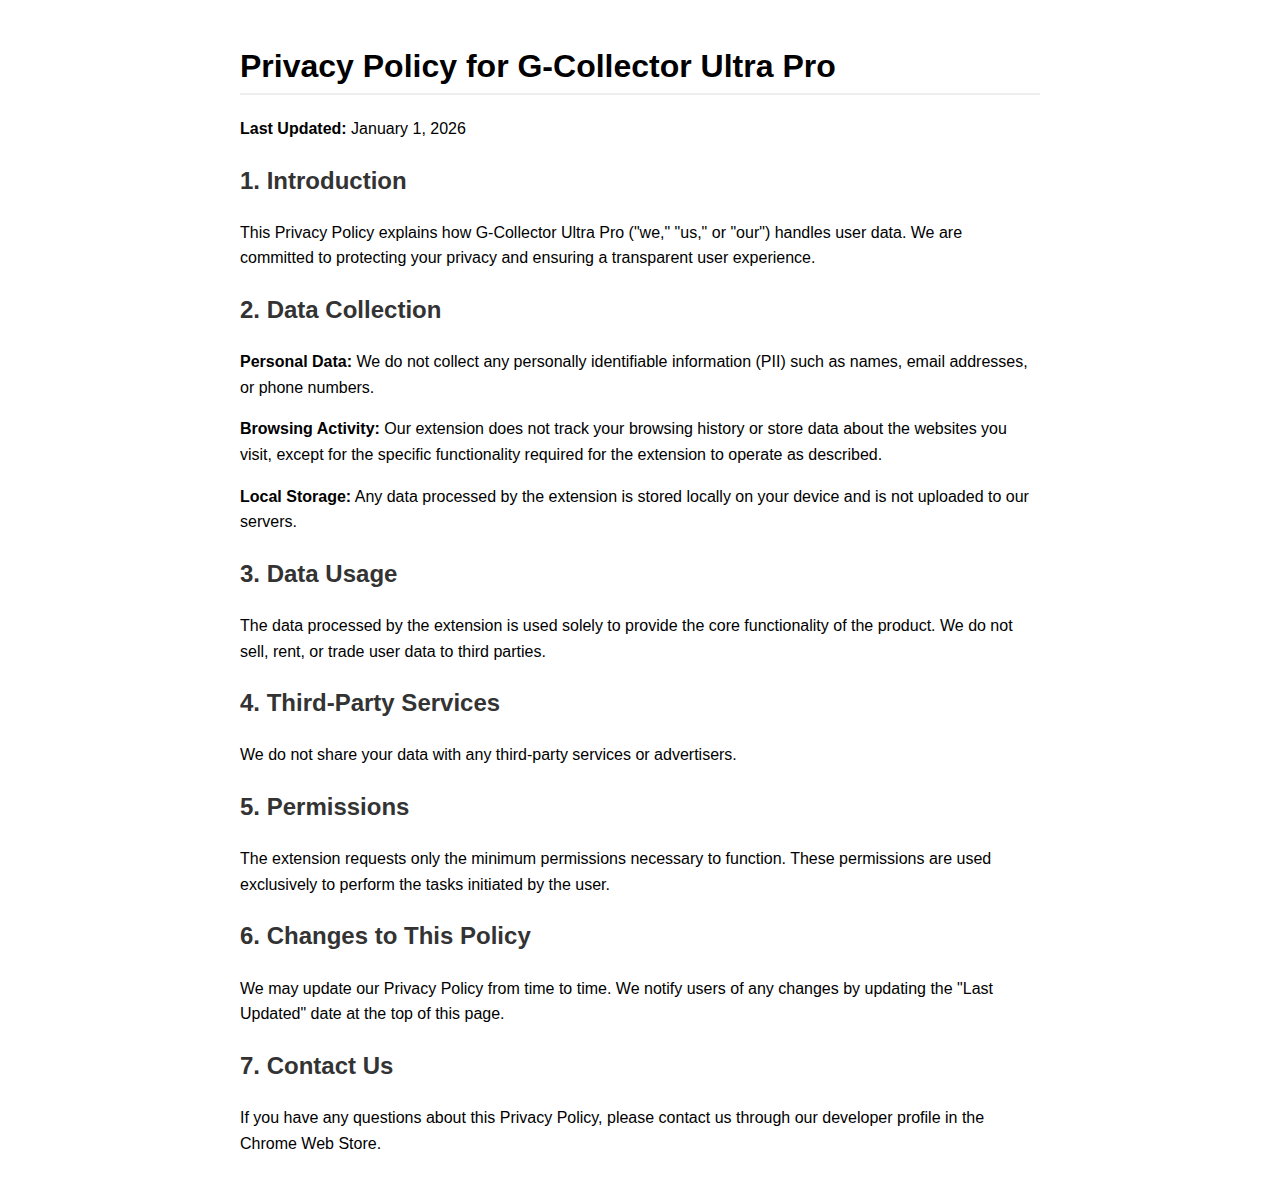
<file: index.html>
<!DOCTYPE html>
<html lang="en">
<head>
    <meta charset="UTF-8">
    <meta name="viewport" content="width=device-width, initial-scale=1.0">
    <title>Privacy Policy - G-Collector Ultra Pro</title>
    <style>
        body { font-family: sans-serif; line-height: 1.6; padding: 20px; max-width: 800px; margin: auto; }
        h1 { border-bottom: 2px solid #eee; }
        h2 { color: #333; }
    </style>
</head>
<body>
    <h1>Privacy Policy for G-Collector Ultra Pro</h1>
    <p><strong>Last Updated:</strong> January 1, 2026</p>

    <h2>1. Introduction</h2>
    <p>This Privacy Policy explains how G-Collector Ultra Pro ("we," "us," or "our") handles user data. We are committed to protecting your privacy and ensuring a transparent user experience.</p>

    <h2>2. Data Collection</h2>
    <p><strong>Personal Data:</strong> We do not collect any personally identifiable information (PII) such as names, email addresses, or phone numbers.</p>
    <p><strong>Browsing Activity:</strong> Our extension does not track your browsing history or store data about the websites you visit, except for the specific functionality required for the extension to operate as described.</p>
    <p><strong>Local Storage:</strong> Any data processed by the extension is stored locally on your device and is not uploaded to our servers.</p>

    <h2>3. Data Usage</h2>
    <p>The data processed by the extension is used solely to provide the core functionality of the product. We do not sell, rent, or trade user data to third parties.</p>

    <h2>4. Third-Party Services</h2>
    <p>We do not share your data with any third-party services or advertisers.</p>

    <h2>5. Permissions</h2>
    <p>The extension requests only the minimum permissions necessary to function. These permissions are used exclusively to perform the tasks initiated by the user.</p>

    <h2>6. Changes to This Policy</h2>
    <p>We may update our Privacy Policy from time to time. We notify users of any changes by updating the "Last Updated" date at the top of this page.</p>

    <h2>7. Contact Us</h2>
    <p>If you have any questions about this Privacy Policy, please contact us through our developer profile in the Chrome Web Store.</p>
</body>
</html>
</file>
